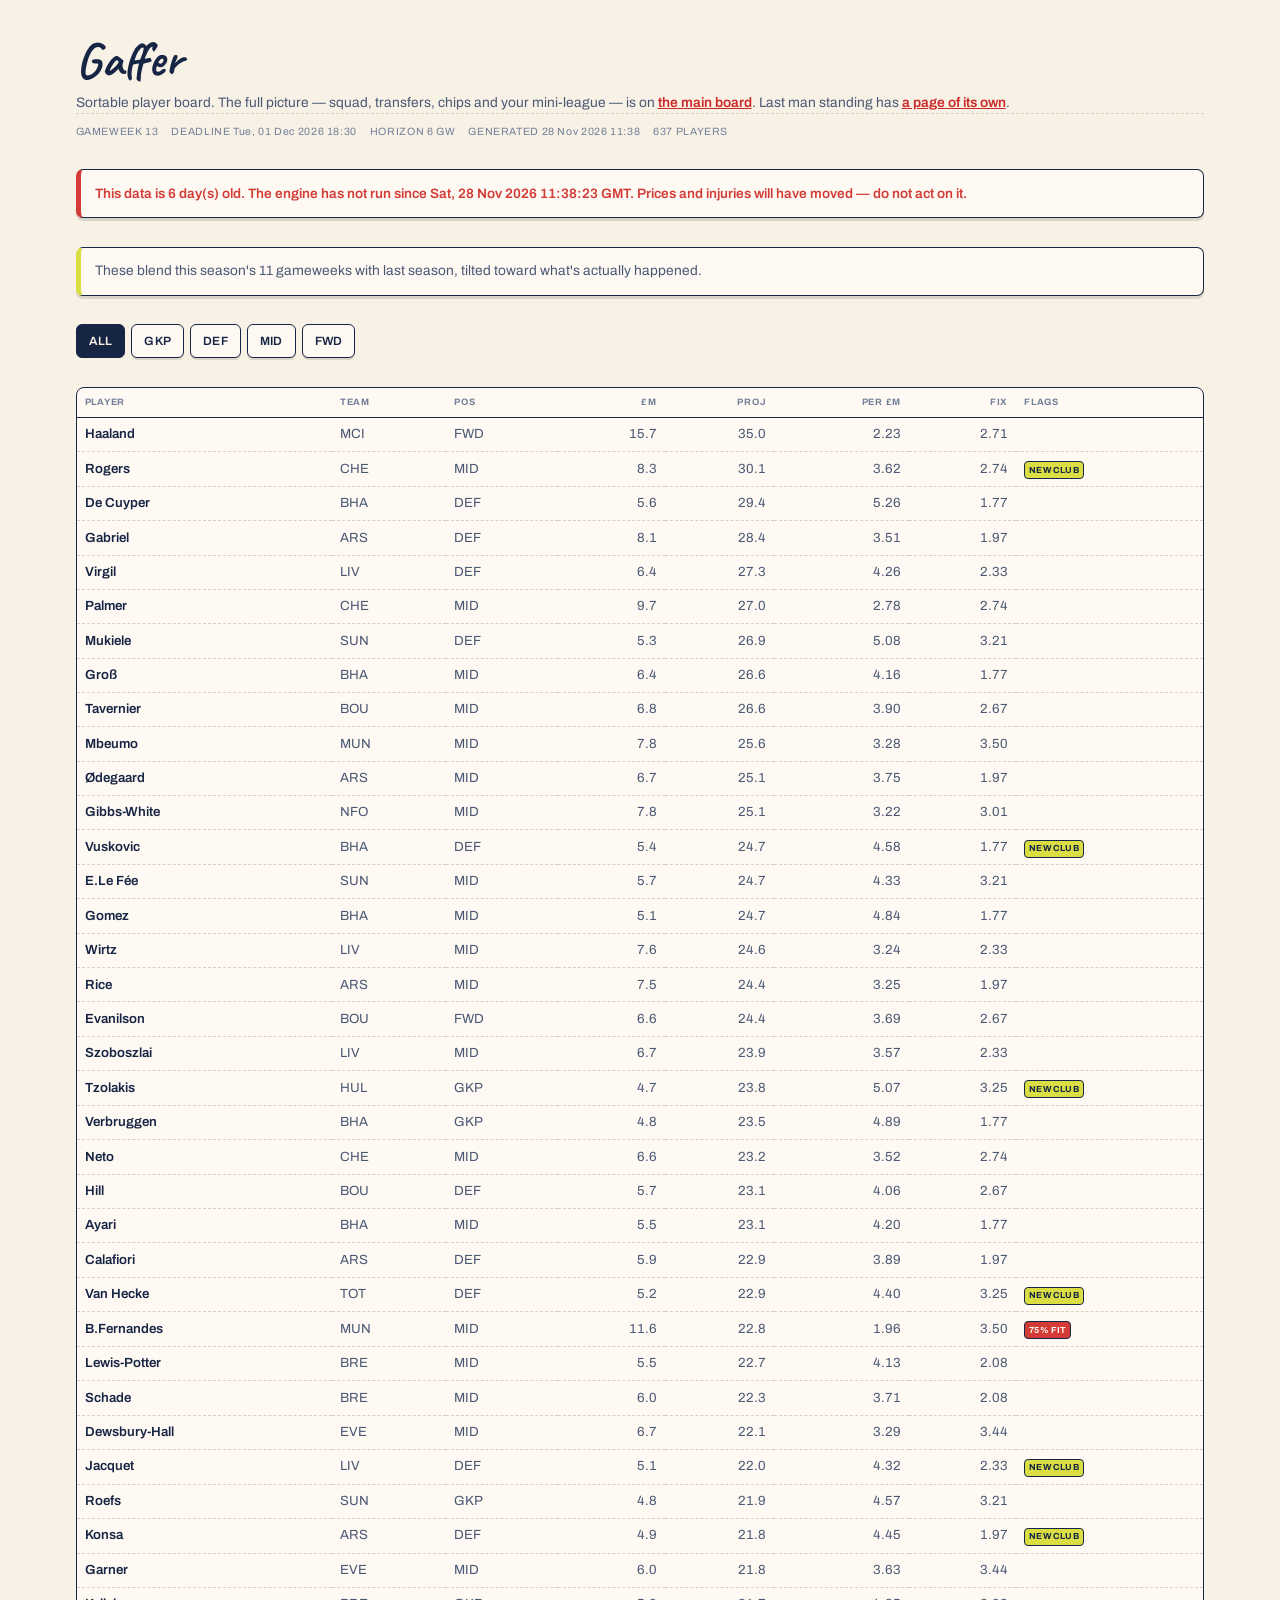
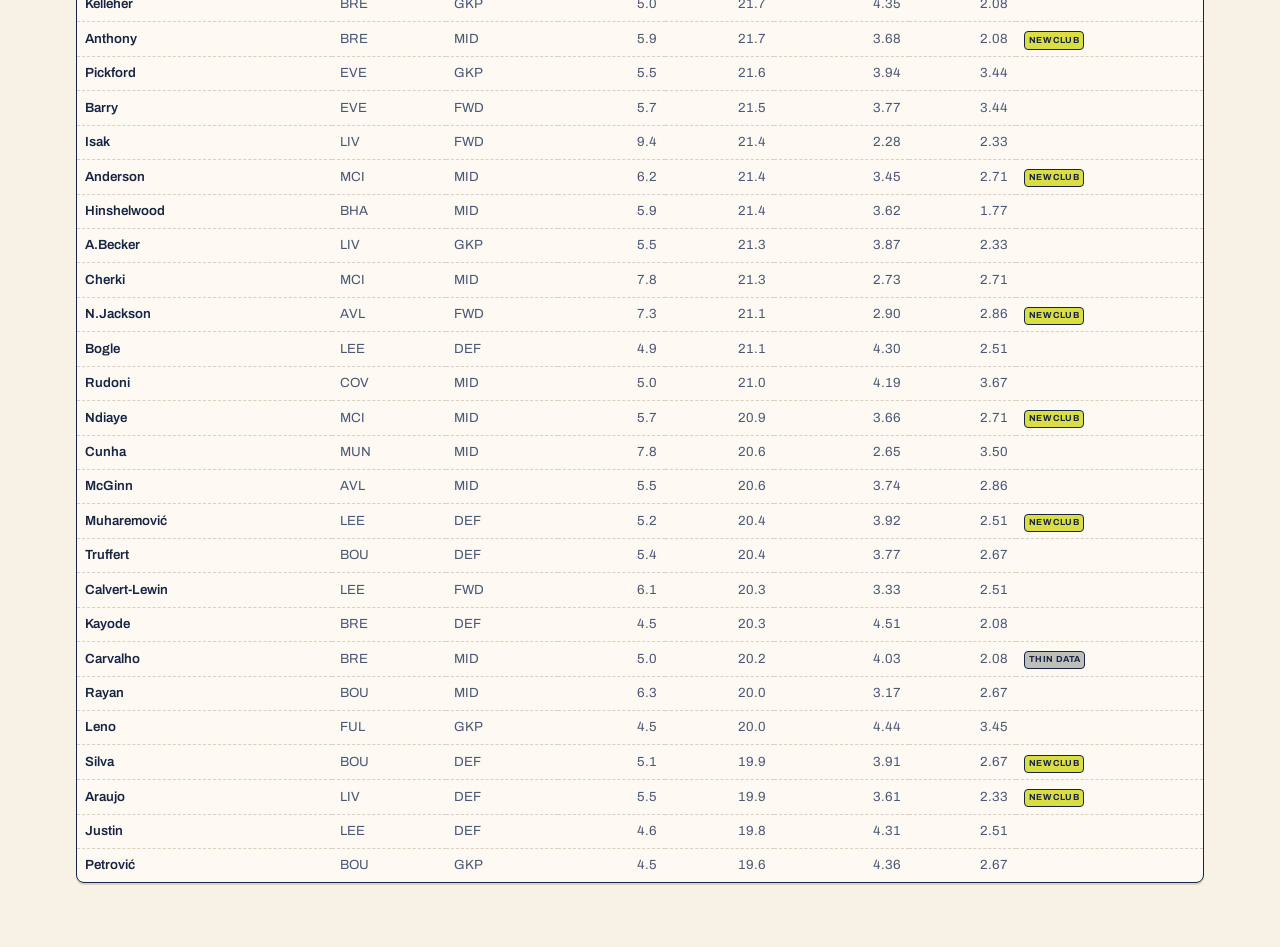
<file: web/index.html>
<!doctype html>
<html lang="en">
<head>
<meta charset="utf-8">
<meta name="viewport" content="width=device-width, initial-scale=1">
<title>Gaffer</title>
<link rel="preconnect" href="https://fonts.googleapis.com">
<link rel="preconnect" href="https://fonts.gstatic.com" crossorigin>
<link rel="stylesheet" href="https://fonts.googleapis.com/css2?family=Archivo:wght@400;500;600;700&family=Caveat:wght@500;600;700&display=swap">
<style>
/* Same tokens as the board, so the two pages read as one thing. Light only:
   the kraft paper is the design, not a preference. */
:root{
  --paper:oklch(0.96 0.016 78);
  --paper2:oklch(0.985 0.01 78);
  --rule:oklch(0.86 0.03 75);
  --ink:oklch(0.27 0.06 264);
  --ink-soft:oklch(0.46 0.05 264);
  --ink-faint:oklch(0.60 0.04 264);
  --highlight:oklch(0.87 0.17 111);
  --red:oklch(0.55 0.2 27);
  --bad:oklch(0.58 0.19 27);
  --neutral:oklch(0.8 0.006 90);
  --shadow:rgba(40,30,10,.14);
}
*{box-sizing:border-box;}
body{margin:0;background:var(--paper);color:var(--ink);
  font-family:Archivo,"Helvetica Neue",Arial,sans-serif;font-size:15px;line-height:1.55;
  -webkit-font-smoothing:antialiased;}
.wrap{max-width:1180px;margin:0 auto;padding:1.1rem .9rem 3rem;
  display:flex;flex-direction:column;gap:1.4rem;}
/* The hand carries voice only, never a number. */
h1{font-family:Caveat,cursive;font-weight:700;font-size:2.4rem;line-height:1.05;margin:0;
  transform:rotate(-1.2deg);transform-origin:left center;}
.bar{font-size:.66rem;letter-spacing:.06em;color:var(--ink-faint);
  font-variant-numeric:tabular-nums;
  display:flex;flex-wrap:wrap;gap:.25rem .8rem;padding-top:.6rem;border-top:1px dashed var(--rule);}
.stale{background:var(--paper2);border:1.5px solid var(--ink);border-left:5px solid var(--bad);
  border-radius:7px;padding:.8rem .9rem;color:var(--bad);
  font-size:.85rem;font-weight:600;box-shadow:0 3px 0 var(--shadow);}
.banner{background:var(--paper2);border:1.5px solid var(--ink);border-left:5px solid var(--highlight);
  border-radius:7px;padding:.8rem .9rem;color:var(--ink-soft);font-size:.86rem;line-height:1.55;
  box-shadow:0 3px 0 var(--shadow);}
.controls{display:flex;gap:6px;flex-wrap:wrap;}
button{font-family:Archivo,"Helvetica Neue",Arial,sans-serif;
  font-size:11px;font-weight:600;letter-spacing:.02em;padding:9px 12px;border-radius:6px;
  border:1.5px solid var(--ink);background:var(--paper2);color:var(--ink);cursor:pointer;
  box-shadow:0 2px 0 var(--shadow);}
button[aria-pressed="true"]{background:var(--ink);color:var(--paper);box-shadow:none;}
button:focus-visible{outline:2px solid var(--red);outline-offset:2px;}
.scroll{overflow-x:auto;border:1.5px solid var(--ink);border-radius:8px;background:var(--paper2);
  box-shadow:0 2px 0 var(--shadow);}
table{border-collapse:collapse;width:100%;font-size:.78rem;min-width:560px;}
th{text-align:left;font-size:.58rem;font-weight:700;text-transform:uppercase;letter-spacing:.08em;
  color:var(--ink-faint);padding:.45rem .5rem;border-bottom:1.5px solid var(--ink);
  white-space:nowrap;cursor:pointer;}
th.num,td.num{text-align:right;font-variant-numeric:tabular-nums;}
td{padding:.4rem .5rem;border-bottom:1px dashed var(--rule);color:var(--ink-soft);white-space:nowrap;}
tr:last-child td{border-bottom:none;}
td.name{color:var(--ink);font-weight:600;}
.pill{display:inline-block;font-size:.55rem;font-weight:700;letter-spacing:.05em;
  text-transform:uppercase;padding:.14em .4em;border-radius:4px;white-space:nowrap;
  border:1px solid var(--ink);}
.pill.warn{background:var(--highlight);color:var(--ink);}
.pill.stop{background:var(--bad);color:var(--paper2);}
.pill.low{background:var(--neutral);color:var(--ink);}
@media (min-width:900px){
  body{font-size:16px;}
  .wrap{padding:2.2rem 1.6rem 4rem;gap:1.8rem;}
  h1{font-size:3.1rem;}
  table{font-size:.83rem;}
  button{font-size:12px;}
}
@media (prefers-reduced-motion:reduce){*{transform:none !important;}}
</style>
</head>
<body>
<div class="wrap">
  <div>
    <h1>Gaffer</h1>
    <p style="font-size:.86rem;color:var(--ink-soft);margin:.3rem 0 0">
      Sortable player board. The full picture — squad, transfers, chips and your
      mini-league — is on <a href="report.html" style="color:var(--red);font-weight:600">the
      main board</a>. Last man standing has
      <a href="lastman.html" style="color:var(--red);font-weight:600">a page of its own</a>.
    </p>
    <div class="bar" id="bar"><span>loading…</span></div>
  </div>
  <div id="stale"></div>
  <div class="banner" id="warning"></div>
  <div class="controls" id="filters"></div>
  <div class="scroll"><table>
    <thead><tr>
      <th data-k="name">Player</th><th data-k="team">Team</th><th data-k="position">Pos</th>
      <th class="num" data-k="price">£m</th><th class="num" data-k="projected">Proj</th>
      <th class="num" data-k="per_million">per £m</th><th class="num" data-k="fixture_score">Fix</th>
      <th>Flags</th>
    </tr></thead>
    <tbody id="rows"></tbody>
  </table></div>
</div>
<script>
const POSITIONS = ["ALL", "GKP", "DEF", "MID", "FWD"];
let data = null, position = "ALL", sortKey = "projected", desc = true;

function flags(p) {
  const out = [];
  if (p.moved_club) out.push('<span class="pill warn">new club</span>');
  if (p.availability < 1) out.push(`<span class="pill stop">${Math.round(p.availability * 100)}% fit</span>`);
  if (p.confidence === "low") out.push('<span class="pill low">thin data</span>');
  return out.join(" ");
}

function render() {
  const rows = data.players
    .filter(p => position === "ALL" || p.position === position)
    .sort((a, b) => {
      const [x, y] = [a[sortKey], b[sortKey]];
      const cmp = typeof x === "string" ? x.localeCompare(y) : x - y;
      return desc ? -cmp : cmp;
    })
    .slice(0, 60);

  document.getElementById("rows").innerHTML = rows.map(p => `
    <tr>
      <td class="name">${p.name}</td><td>${p.team}</td><td>${p.position}</td>
      <td class="num">${p.price.toFixed(1)}</td>
      <td class="num">${p.projected.toFixed(1)}</td>
      <td class="num">${p.per_million.toFixed(2)}</td>
      <td class="num">${p.fixture_score.toFixed(2)}</td>
      <td>${flags(p)}</td>
    </tr>`).join("");
}

function boot(payload) {
  data = payload;
  const m = payload.meta;
  const generated = new Date(m.generated);
  const ageHours = (Date.now() - generated) / 3.6e6;

  document.getElementById("bar").innerHTML = [
    `GAMEWEEK ${m.gameweek}`,
    `DEADLINE ${new Date(m.deadline).toUTCString().slice(0, 22)}`,
    `HORIZON ${m.horizon} GW`,
    `GENERATED ${generated.toUTCString().slice(5, 22)}`,
    `${payload.counts.players_ranked} PLAYERS`,
  ].map(s => `<span>${s}</span>`).join("");

  // A stale recommendation shown confidently is worse than no recommendation.
  if (ageHours > 24) {
    document.getElementById("stale").className = "stale";
    document.getElementById("stale").textContent =
      `This data is ${Math.floor(ageHours / 24)} day(s) old. The engine has not run since ` +
      `${generated.toUTCString()}. Prices and injuries will have moved — do not act on it.`;
  }
  document.getElementById("warning").textContent = m.warning;

  document.getElementById("filters").innerHTML = POSITIONS
    .map(p => `<button data-pos="${p}" aria-pressed="${p === position}">${p}</button>`).join("");
  document.querySelectorAll("#filters button").forEach(b =>
    b.onclick = () => { position = b.dataset.pos; boot(data); });

  document.querySelectorAll("th[data-k]").forEach(th =>
    th.onclick = () => {
      const k = th.dataset.k;
      if (k === sortKey) desc = !desc; else { sortKey = k; desc = true; }
      render();
    });

  render();
}

fetch("latest.json", { cache: "no-store" })
  .then(r => { if (!r.ok) throw new Error(`HTTP ${r.status}`); return r.json(); })
  .then(boot)
  .catch(err => {
    document.getElementById("bar").innerHTML = "";
    document.getElementById("stale").className = "stale";
    document.getElementById("stale").textContent =
      `Could not load latest.json (${err.message}). The engine may not have run yet.`;
  });
</script>
</body>
</html>
</file>
